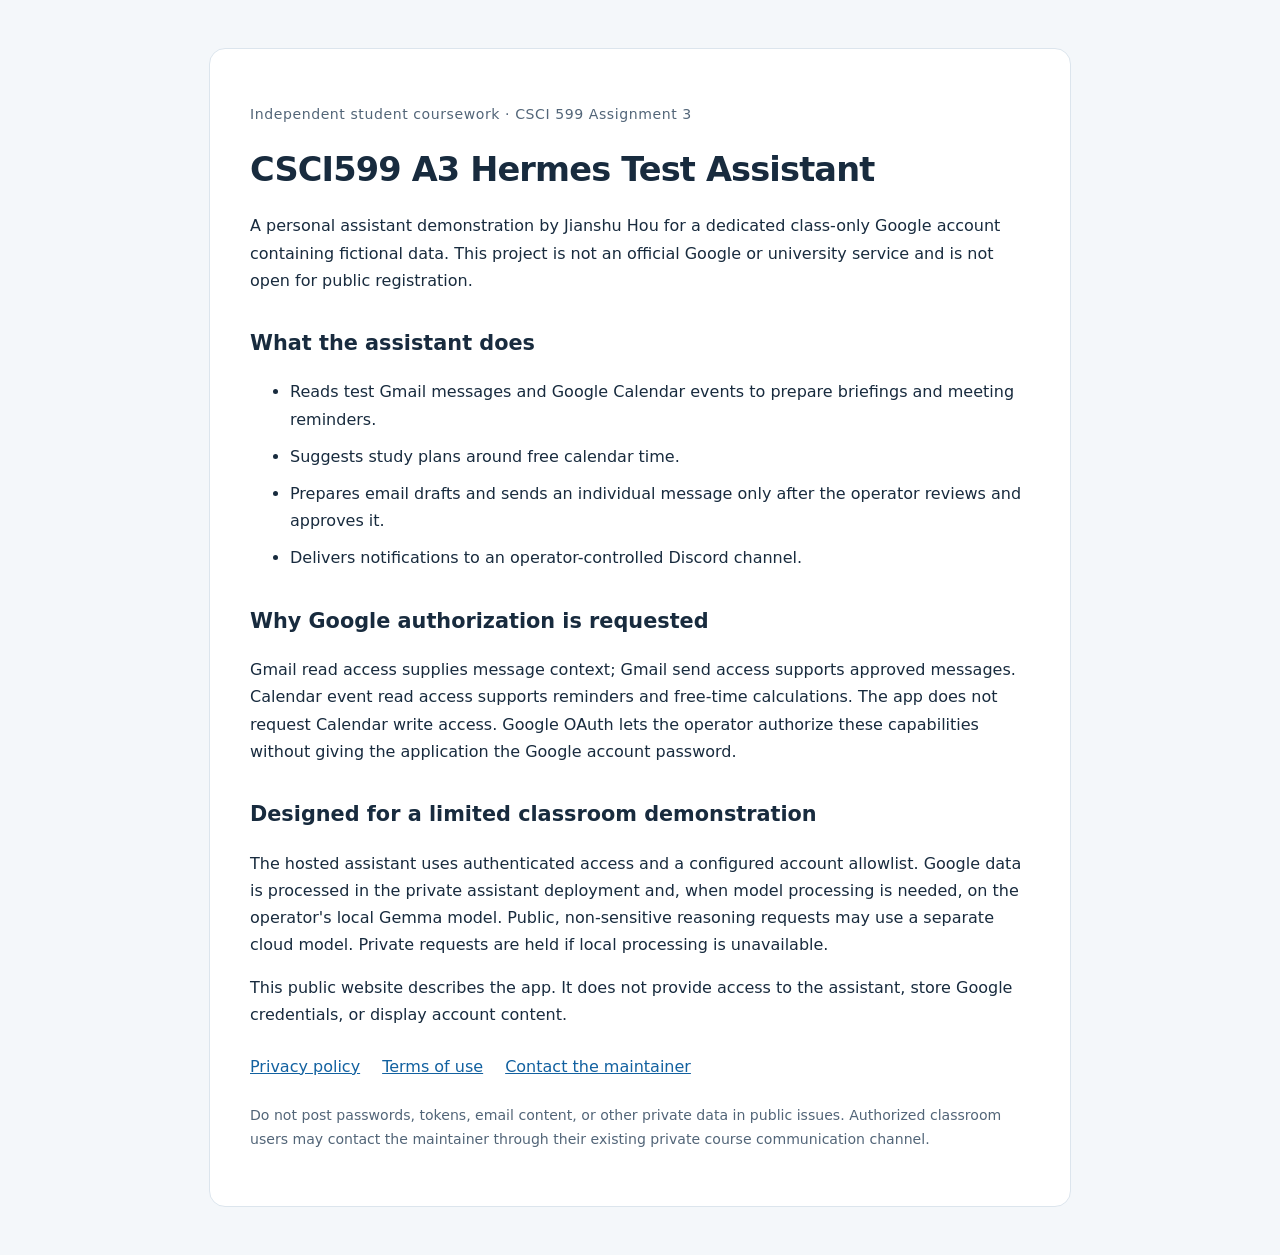
<file: index.html>
<!doctype html>
<html lang="en"><meta charset="utf-8"><meta name="viewport" content="width=device-width,initial-scale=1"><title>CSCI599 A3 Hermes Test Assistant</title><link rel="stylesheet" href="style.css">
<main><p class="label">Independent student coursework · CSCI 599 Assignment 3</p>
<h1>CSCI599 A3 Hermes Test Assistant</h1>
<p>A personal assistant demonstration by Jianshu Hou for a dedicated class-only Google account containing fictional data. This project is not an official Google or university service and is not open for public registration.</p>
<h2>What the assistant does</h2>
<ul><li>Reads test Gmail messages and Google Calendar events to prepare briefings and meeting reminders.</li><li>Suggests study plans around free calendar time.</li><li>Prepares email drafts and sends an individual message only after the operator reviews and approves it.</li><li>Delivers notifications to an operator-controlled Discord channel.</li></ul>
<h2>Why Google authorization is requested</h2>
<p>Gmail read access supplies message context; Gmail send access supports approved messages. Calendar event read access supports reminders and free-time calculations. The app does not request Calendar write access. Google OAuth lets the operator authorize these capabilities without giving the application the Google account password.</p>
<h2>Designed for a limited classroom demonstration</h2>
<p>The hosted assistant uses authenticated access and a configured account allowlist. Google data is processed in the private assistant deployment and, when model processing is needed, on the operator's local Gemma model. Public, non-sensitive reasoning requests may use a separate cloud model. Private requests are held if local processing is unavailable.</p>
<p>This public website describes the app. It does not provide access to the assistant, store Google credentials, or display account content.</p>
<nav><a href="privacy.html">Privacy policy</a><a href="terms.html">Terms of use</a><a href="https://github.com/HouJianshu7/csci599-a3-hermes-site/issues">Contact the maintainer</a></nav>
<p class="small">Do not post passwords, tokens, email content, or other private data in public issues. Authorized classroom users may contact the maintainer through their existing private course communication channel.</p>
</main></html>
</file>
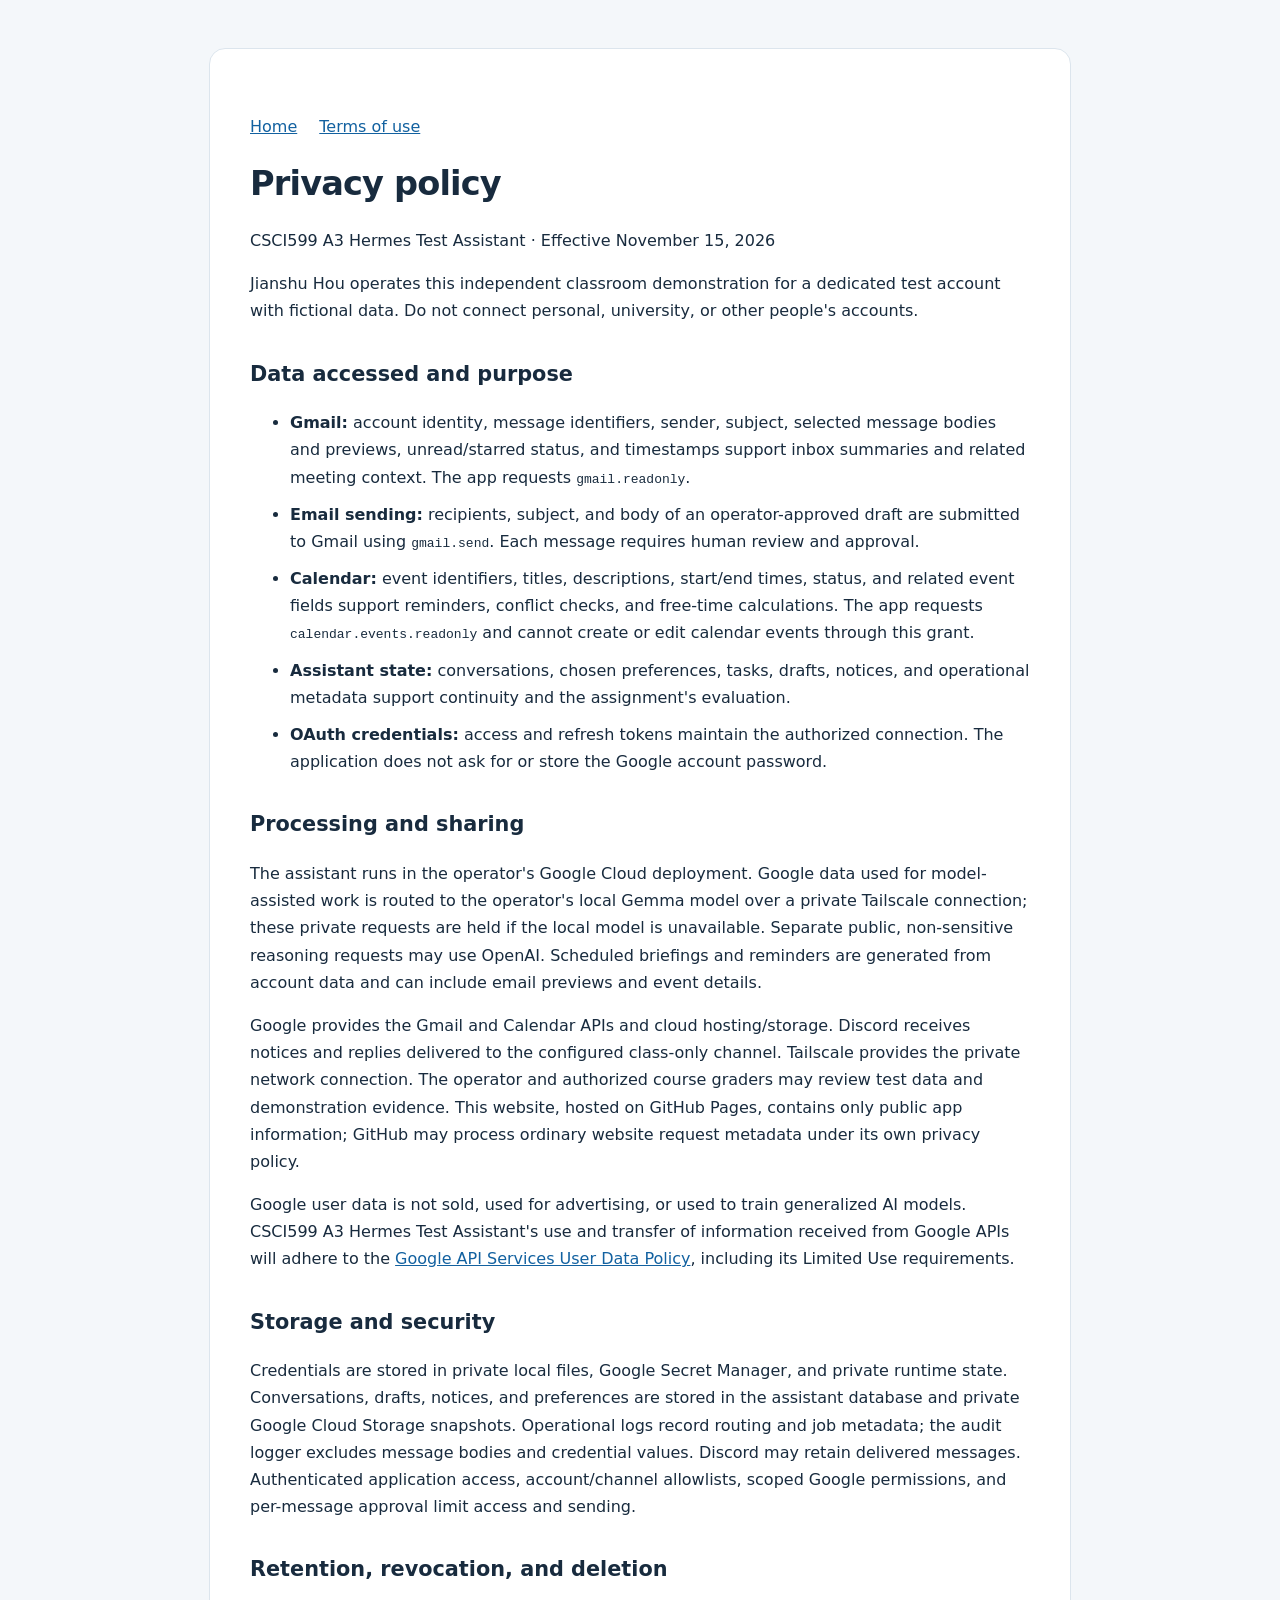
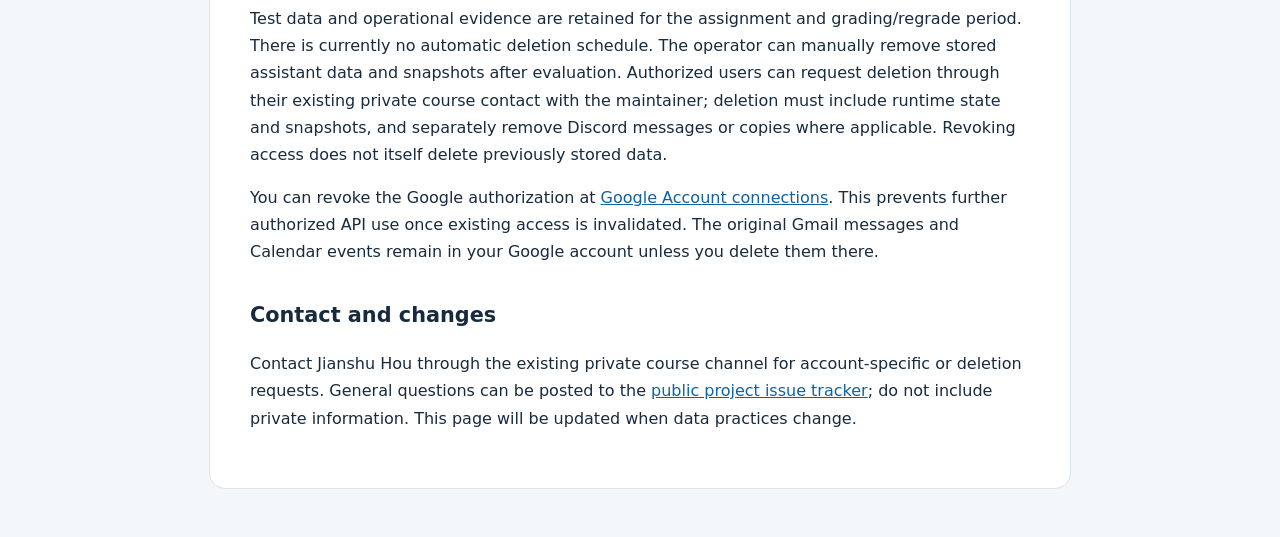
<file: privacy.html>
<!doctype html>
<html lang="en"><meta charset="utf-8"><meta name="viewport" content="width=device-width,initial-scale=1"><title>Privacy policy · CSCI599 A3 Hermes Test Assistant</title><link rel="stylesheet" href="style.css">
<main><nav><a href="index.html">Home</a><a href="terms.html">Terms of use</a></nav><h1>Privacy policy</h1><p>CSCI599 A3 Hermes Test Assistant · Effective November 15, 2026</p>
<p>Jianshu Hou operates this independent classroom demonstration for a dedicated test account with fictional data. Do not connect personal, university, or other people's accounts.</p>
<h2>Data accessed and purpose</h2>
<ul><li><strong>Gmail:</strong> account identity, message identifiers, sender, subject, selected message bodies and previews, unread/starred status, and timestamps support inbox summaries and related meeting context. The app requests <code>gmail.readonly</code>.</li><li><strong>Email sending:</strong> recipients, subject, and body of an operator-approved draft are submitted to Gmail using <code>gmail.send</code>. Each message requires human review and approval.</li><li><strong>Calendar:</strong> event identifiers, titles, descriptions, start/end times, status, and related event fields support reminders, conflict checks, and free-time calculations. The app requests <code>calendar.events.readonly</code> and cannot create or edit calendar events through this grant.</li><li><strong>Assistant state:</strong> conversations, chosen preferences, tasks, drafts, notices, and operational metadata support continuity and the assignment's evaluation.</li><li><strong>OAuth credentials:</strong> access and refresh tokens maintain the authorized connection. The application does not ask for or store the Google account password.</li></ul>
<h2>Processing and sharing</h2>
<p>The assistant runs in the operator's Google Cloud deployment. Google data used for model-assisted work is routed to the operator's local Gemma model over a private Tailscale connection; these private requests are held if the local model is unavailable. Separate public, non-sensitive reasoning requests may use OpenAI. Scheduled briefings and reminders are generated from account data and can include email previews and event details.</p>
<p>Google provides the Gmail and Calendar APIs and cloud hosting/storage. Discord receives notices and replies delivered to the configured class-only channel. Tailscale provides the private network connection. The operator and authorized course graders may review test data and demonstration evidence. This website, hosted on GitHub Pages, contains only public app information; GitHub may process ordinary website request metadata under its own privacy policy.</p>
<p>Google user data is not sold, used for advertising, or used to train generalized AI models. CSCI599 A3 Hermes Test Assistant's use and transfer of information received from Google APIs will adhere to the <a href="https://developers.google.com/terms/api-services-user-data-policy">Google API Services User Data Policy</a>, including its Limited Use requirements.</p>
<h2>Storage and security</h2>
<p>Credentials are stored in private local files, Google Secret Manager, and private runtime state. Conversations, drafts, notices, and preferences are stored in the assistant database and private Google Cloud Storage snapshots. Operational logs record routing and job metadata; the audit logger excludes message bodies and credential values. Discord may retain delivered messages. Authenticated application access, account/channel allowlists, scoped Google permissions, and per-message approval limit access and sending.</p>
<h2>Retention, revocation, and deletion</h2>
<p>Test data and operational evidence are retained for the assignment and grading/regrade period. There is currently no automatic deletion schedule. The operator can manually remove stored assistant data and snapshots after evaluation. Authorized users can request deletion through their existing private course contact with the maintainer; deletion must include runtime state and snapshots, and separately remove Discord messages or copies where applicable. Revoking access does not itself delete previously stored data.</p>
<p>You can revoke the Google authorization at <a href="https://myaccount.google.com/connections">Google Account connections</a>. This prevents further authorized API use once existing access is invalidated. The original Gmail messages and Calendar events remain in your Google account unless you delete them there.</p>
<h2>Contact and changes</h2>
<p>Contact Jianshu Hou through the existing private course channel for account-specific or deletion requests. General questions can be posted to the <a href="https://github.com/HouJianshu7/csci599-a3-hermes-site/issues">public project issue tracker</a>; do not include private information. This page will be updated when data practices change.</p>
</main></html>
</file>
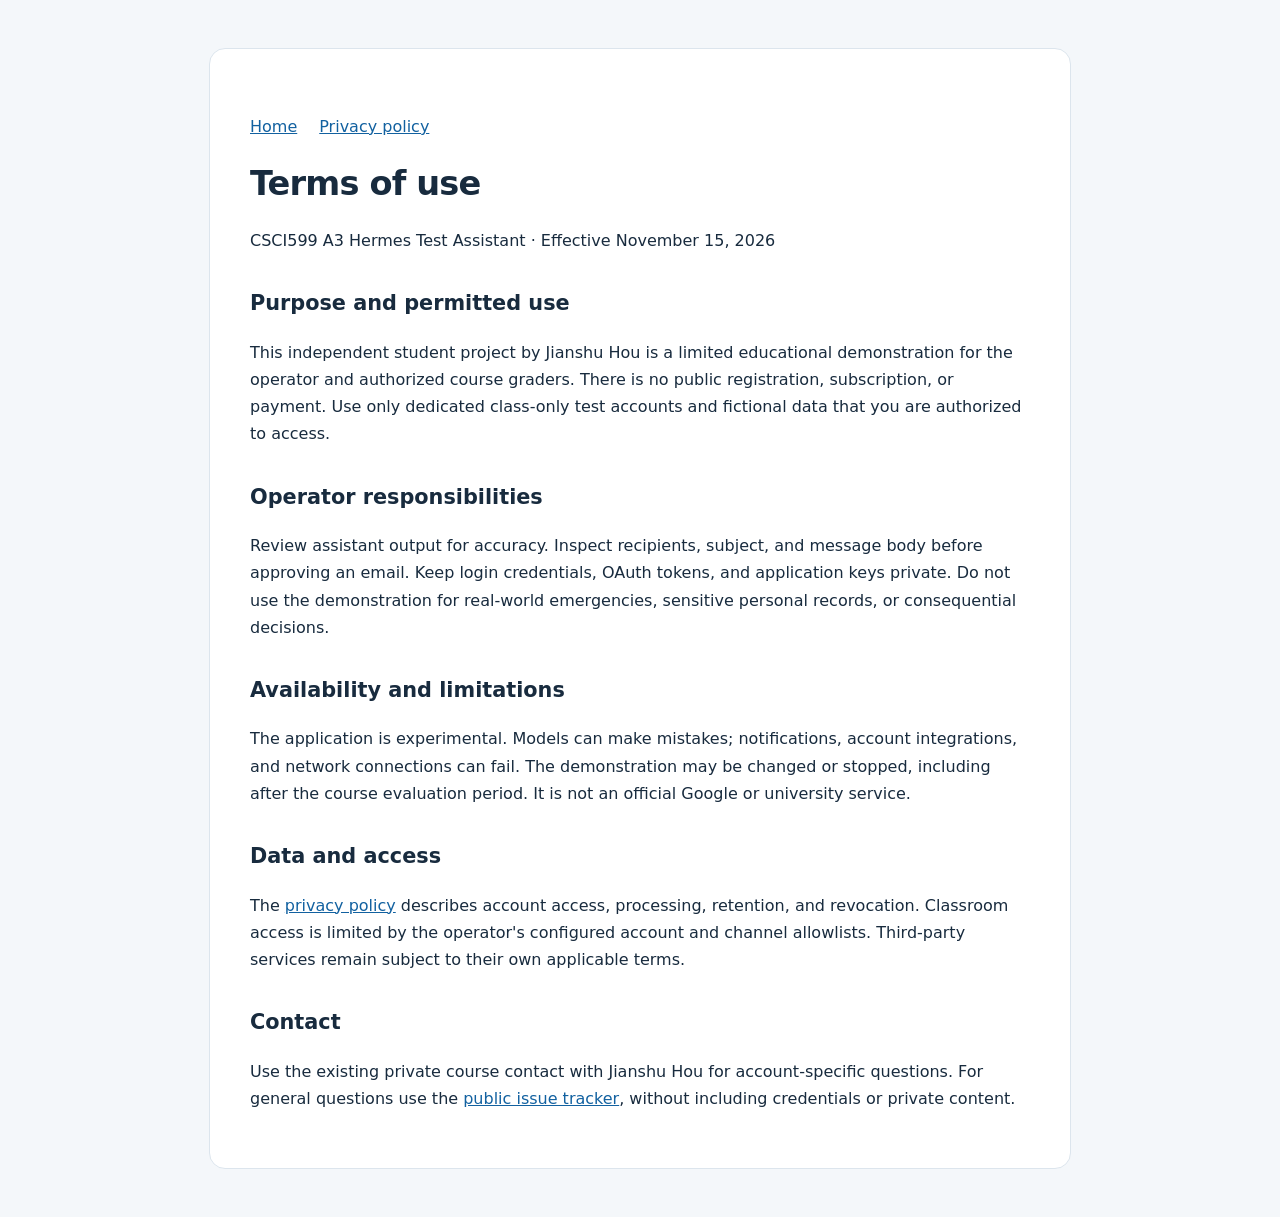
<file: terms.html>
<!doctype html>
<html lang="en"><meta charset="utf-8"><meta name="viewport" content="width=device-width,initial-scale=1"><title>Terms of use · CSCI599 A3 Hermes Test Assistant</title><link rel="stylesheet" href="style.css">
<main><nav><a href="index.html">Home</a><a href="privacy.html">Privacy policy</a></nav><h1>Terms of use</h1><p>CSCI599 A3 Hermes Test Assistant · Effective November 15, 2026</p>
<h2>Purpose and permitted use</h2><p>This independent student project by Jianshu Hou is a limited educational demonstration for the operator and authorized course graders. There is no public registration, subscription, or payment. Use only dedicated class-only test accounts and fictional data that you are authorized to access.</p>
<h2>Operator responsibilities</h2><p>Review assistant output for accuracy. Inspect recipients, subject, and message body before approving an email. Keep login credentials, OAuth tokens, and application keys private. Do not use the demonstration for real-world emergencies, sensitive personal records, or consequential decisions.</p>
<h2>Availability and limitations</h2><p>The application is experimental. Models can make mistakes; notifications, account integrations, and network connections can fail. The demonstration may be changed or stopped, including after the course evaluation period. It is not an official Google or university service.</p>
<h2>Data and access</h2><p>The <a href="privacy.html">privacy policy</a> describes account access, processing, retention, and revocation. Classroom access is limited by the operator's configured account and channel allowlists. Third-party services remain subject to their own applicable terms.</p>
<h2>Contact</h2><p>Use the existing private course contact with Jianshu Hou for account-specific questions. For general questions use the <a href="https://github.com/HouJianshu7/csci599-a3-hermes-site/issues">public issue tracker</a>, without including credentials or private content.</p></main></html>
</file>
<file: style.css>
:root{font-family:system-ui,-apple-system,Segoe UI,sans-serif;color:#182b3e;background:#f4f7fa;line-height:1.7}body{margin:0}main{max-width:780px;margin:48px auto;padding:40px;background:white;border-radius:16px;border:1px solid #dce5ed}h1{font-size:2.1rem;line-height:1.2;letter-spacing:-.025em}h2{margin-top:2rem;font-size:1.3rem}a{color:#1261a0}nav{display:flex;gap:22px;flex-wrap:wrap;margin:24px 0}.label,.small{font-size:.88rem;color:#526578}.label{letter-spacing:.04em}li{margin:10px 0}code{overflow-wrap:anywhere}@media(max-width:650px){main{margin:0;padding:26px 20px;border:0;border-radius:0}h1{font-size:1.8rem}}
</file>
